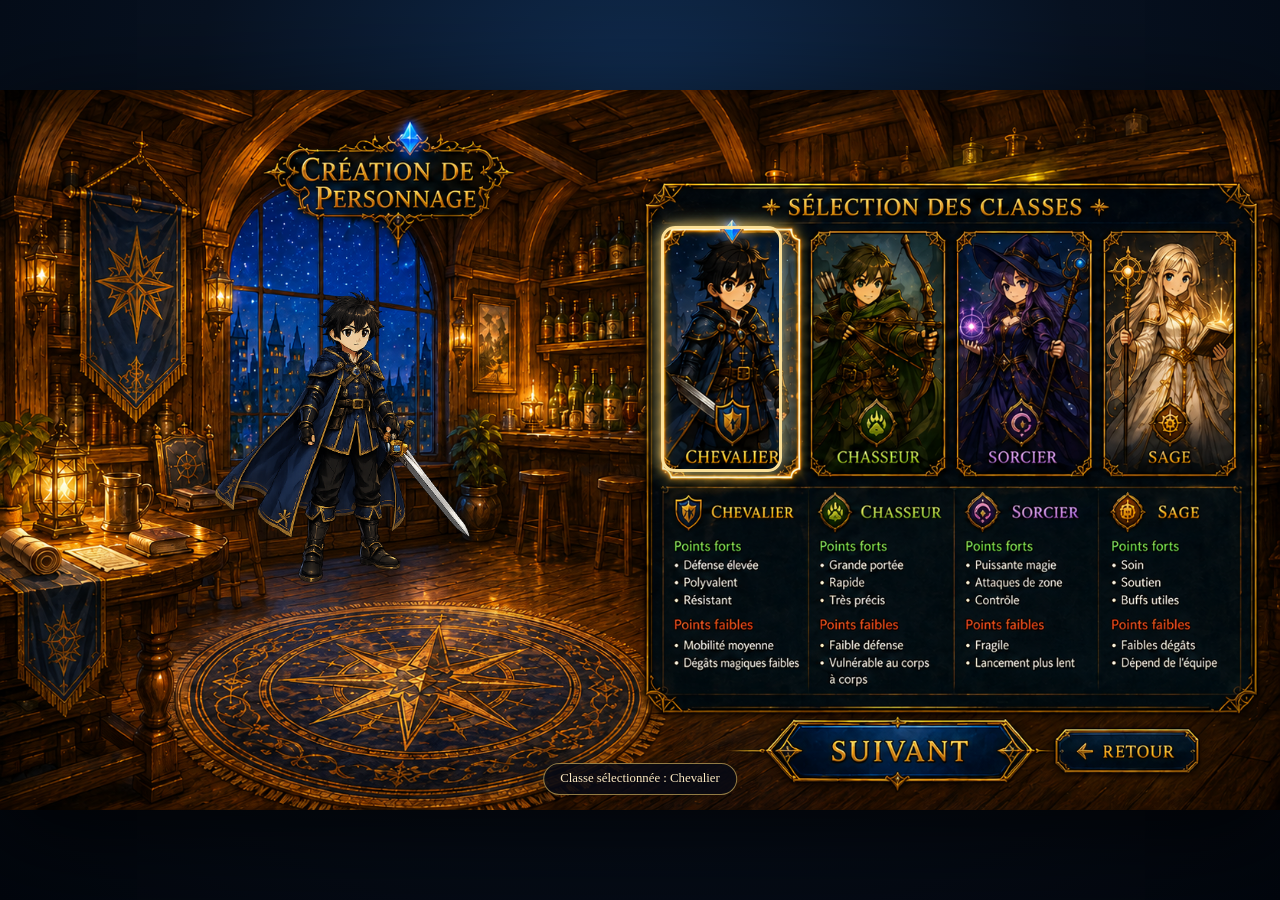
<file: index.html>
<!doctype html>
<html lang="fr">
<head>
  <meta charset="utf-8">
  <meta name="viewport" content="width=device-width, initial-scale=1">
  <title>Astrea — Sélection des classes</title>
  <link rel="stylesheet" href="css/styles.css">
</head>
<body>
  <main class="app-shell">
    <section class="screen" aria-label="Création de personnage">
      <img class="screen-bg" src="assets/background-classes.png" alt="Création de personnage dans la taverne">
      <div class="stage-shadow stage-shadow--class"></div>
      <div class="stage stage--class"><img id="classSprite" class="sprite" alt=""></div>
      <div class="hotspots class-hotspots">
        <button class="card-btn class-btn" data-class="knight" aria-label="Chevalier"></button>
        <button class="card-btn class-btn" data-class="hunter" aria-label="Chasseur"></button>
        <button class="card-btn class-btn" data-class="wizard" aria-label="Sorcier"></button>
        <button class="card-btn class-btn" data-class="sage" aria-label="Sage"></button>
      </div>
      <button id="classNext" class="nav-btn nav-btn--next" aria-label="Suivant"></button>
      <button id="classBack" class="nav-btn nav-btn--back" aria-label="Retour"></button>
      <div id="classStatus" class="status-pill"></div>
    </section>
  </main>
  <script src="js/classes.js"></script>
</body>
</html>
</file>
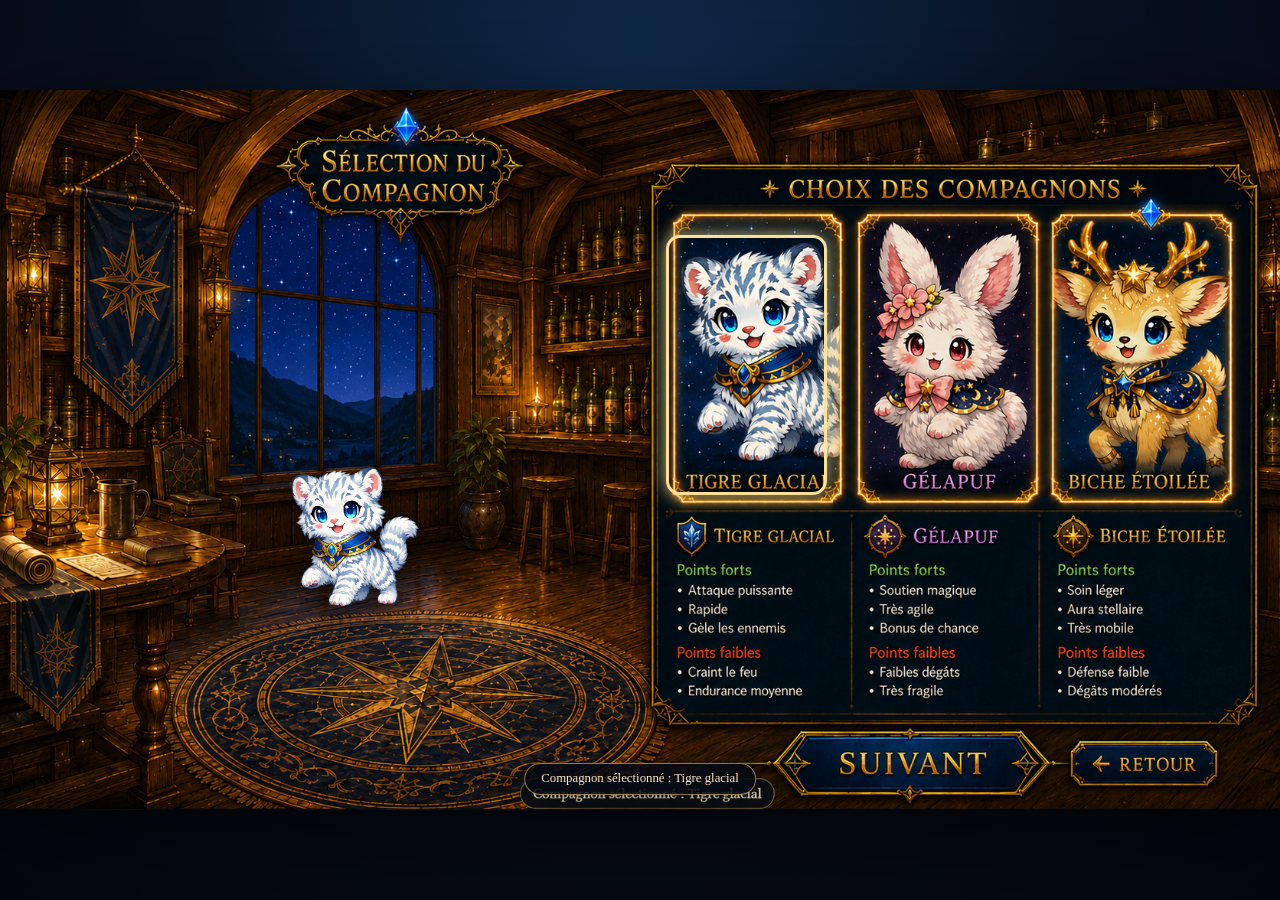
<file: companion.html>
<!doctype html>
<html lang="fr">
<head>
  <meta charset="utf-8">
  <meta name="viewport" content="width=device-width, initial-scale=1">
  <title>Astrea — Sélection du compagnon</title>
  <link rel="stylesheet" href="css/styles.css">
</head>
<body>
  <main class="app-shell">
    <section class="screen" aria-label="Sélection du compagnon">
      <img class="screen-bg" src="assets/background-companions.png" alt="Sélection du compagnon dans la taverne">
      <div class="stage-shadow stage-shadow--pet"></div>
      <div class="stage stage--pet"><img id="petSprite" class="sprite" alt=""></div>
      <div class="hotspots pet-hotspots">
        <button class="card-btn pet-btn" data-pet="tiger" aria-label="Tigre glacial"></button>
        <button class="card-btn pet-btn" data-pet="gelapuf" aria-label="Gélapuf"></button>
        <button class="card-btn pet-btn" data-pet="deer" aria-label="Biche étoilée"></button>
      </div>
      <button id="petNext" class="nav-btn nav-btn--next" aria-label="Suivant"></button>
      <button id="petBack" class="nav-btn nav-btn--back" aria-label="Retour"></button>
      <div id="petStatus" class="status-pill"></div>
    </section>
  </main>
  <script src="js/companions.js"></script>
</body>
</html>
</file>
<file: css/styles.css>
:root{ --focus:#fff2b6; }
*{ box-sizing:border-box; }
html,body{ margin:0; min-height:100%; background:#02060d; }
body{ font-family:Georgia,"Times New Roman",serif; overflow:hidden; }
button{ font:inherit; }
.app-shell{ min-height:100vh; display:grid; place-items:center; background:radial-gradient(circle at 50% 15%,#102d52 0%,#071120 45%,#02060d 100%); }
.screen{ position:relative; width:min(100vw,calc(100vh * 1672 / 941)); aspect-ratio:1672/941; overflow:hidden; background:#0b1423; box-shadow:0 25px 90px rgba(0,0,0,.72); }
.screen-bg{ position:absolute; inset:0; width:100%; height:100%; object-fit:cover; pointer-events:none; user-select:none; }

/* Character / companion are now positioned directly in screen coordinates so they stay centered on the carpet */
.stage{ position:absolute; inset:0; z-index:2; pointer-events:none; }
.sprite{ position:absolute; transform:translateX(-50%); filter:drop-shadow(0 16px 14px rgba(0,0,0,.44)); user-select:none; -webkit-user-drag:none; }
.ground-shadow{ position:absolute; border-radius:50%; pointer-events:none; filter:blur(7px); background:radial-gradient(circle, rgba(12,8,20,.62) 0%, rgba(12,8,20,.45) 40%, rgba(12,8,20,0) 75%); z-index:1; }
.ground-shadow--class{ left:20.5%; top:68.5%; width:14.5%; height:4.5%; }
.ground-shadow--pet{ left:21.0%; top:70.0%; width:13.2%; height:4.2%; }

.hotspots{ position:absolute; inset:0; }
.card-btn,.nav-btn{ position:absolute; background:transparent; border:0; padding:0; margin:0; cursor:pointer; border-radius:14px; -webkit-tap-highlight-color:transparent; }
.card-btn:focus-visible,.nav-btn:focus-visible{ outline:3px solid var(--focus); outline-offset:2px; }

/* Reframed to sit within the visible glowing card borders */
.class-btn{ top:18.85%; width:9.45%; height:34.15%; }
.class-btn:nth-child(1){ left:51.65%; }
.class-btn:nth-child(2){ left:62.85%; }
.class-btn:nth-child(3){ left:74.05%; }
.class-btn:nth-child(4){ left:85.25%; }

.pet-btn{ top:20.15%; width:12.55%; height:36.15%; }
.pet-btn:nth-child(1){ left:52.05%; }
.pet-btn:nth-child(2){ left:66.20%; }
.pet-btn:nth-child(3){ left:80.35%; }

.card-btn::after,.nav-btn::after{
  content:""; position:absolute; inset:0; border-radius:inherit; opacity:0;
  transition:opacity .16s ease, box-shadow .16s ease;
}
.card-btn:hover::after,.card-btn:focus-visible::after,.card-btn.is-selected::after{
  opacity:1;
  box-shadow: inset 0 0 0 3px rgba(255,228,155,.98), 0 0 20px rgba(255,207,83,.68), 0 0 14px rgba(114,173,255,.35);
}
.nav-btn--next{ left:59.45%; top:86.08%; width:20.45%; height:9.3%; border-radius:999px; }
.nav-btn--back{ left:81.35%; top:87.38%; width:11.9%; height:7.15%; border-radius:999px; }
.nav-btn:hover::after,.nav-btn:focus-visible::after{ opacity:1; box-shadow:inset 0 0 0 2px rgba(255,223,140,.9),0 0 16px rgba(255,206,87,.54); }
.status-pill{ position:absolute; left:50%; bottom:2.1%; transform:translateX(-50%); z-index:4; padding:.48rem 1rem; border-radius:999px; background:rgba(7,10,20,.88); color:#fceac2; border:1px solid rgba(255,216,110,.55); font-size:clamp(12px,1vw,18px); text-align:center; box-shadow:0 8px 22px rgba(0,0,0,.32); }
@media (max-width:1000px){ .status-pill{ max-width:86%; } }
</file>
